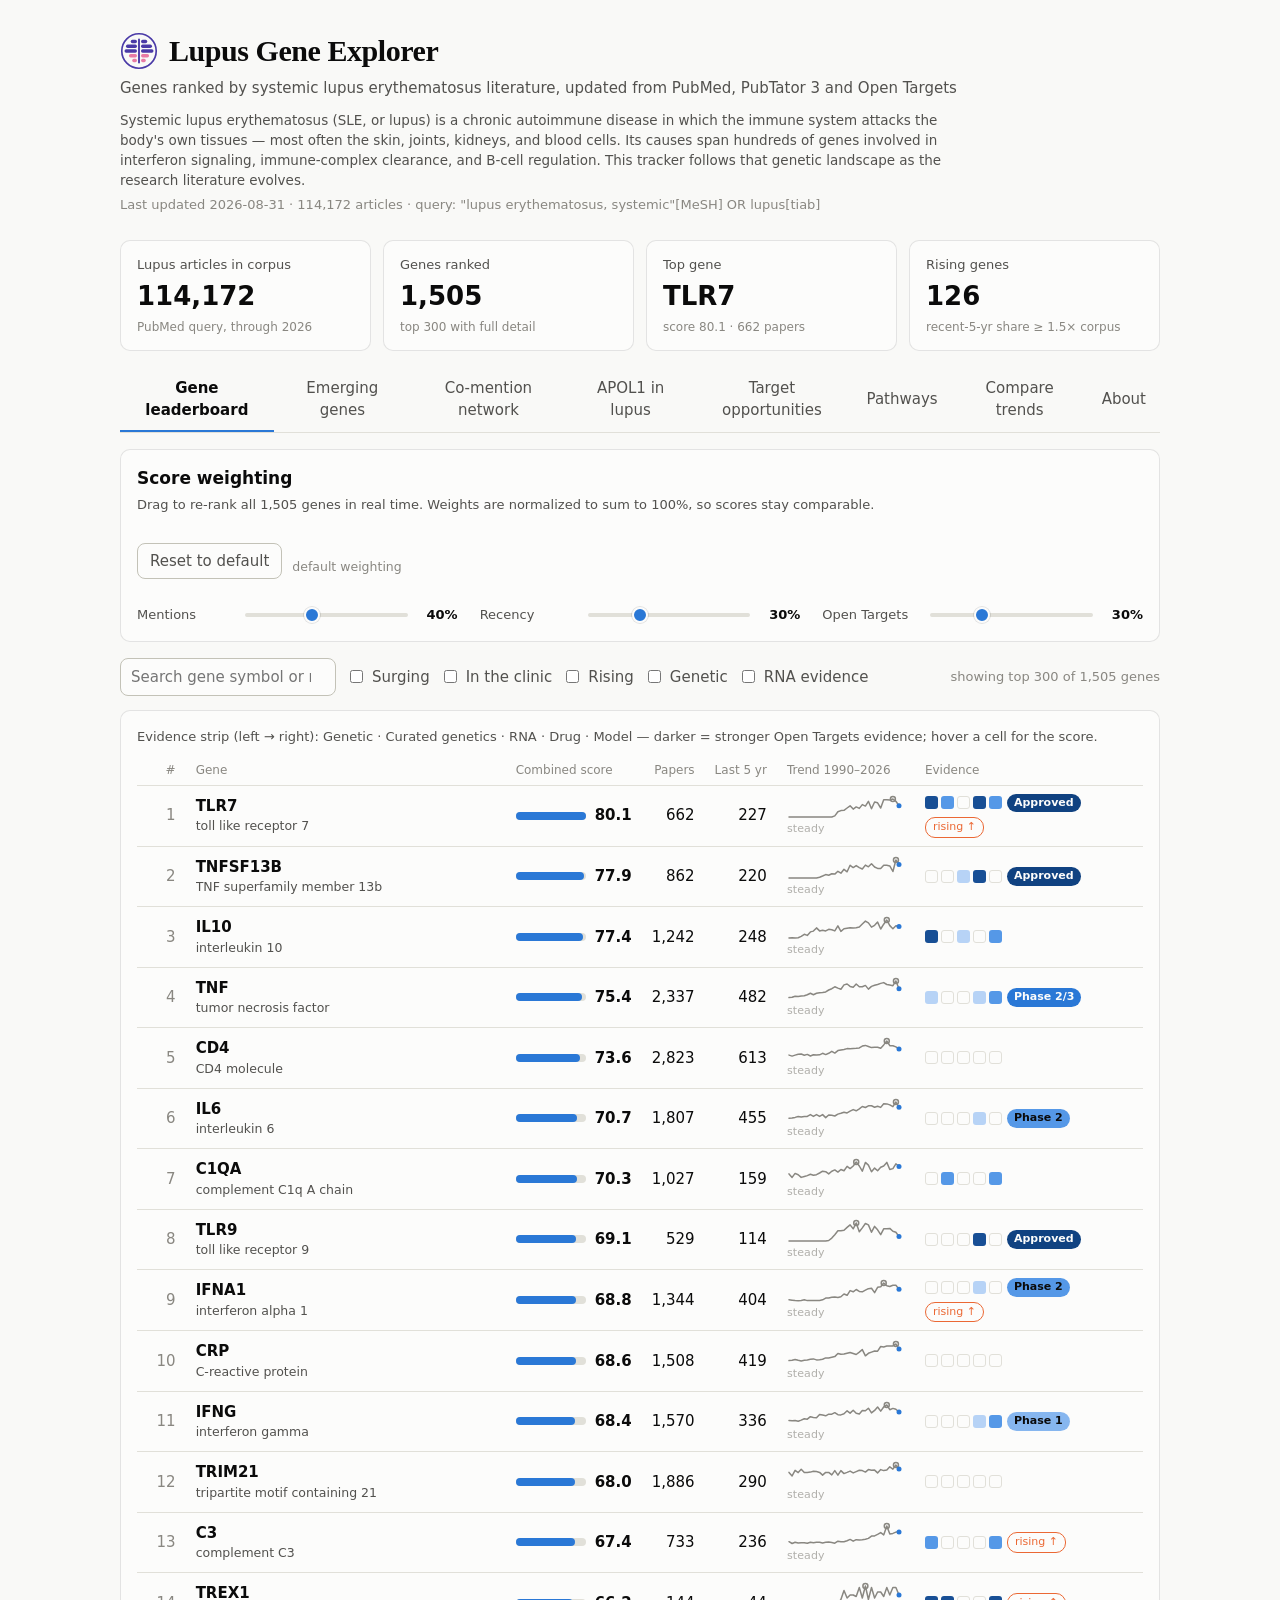
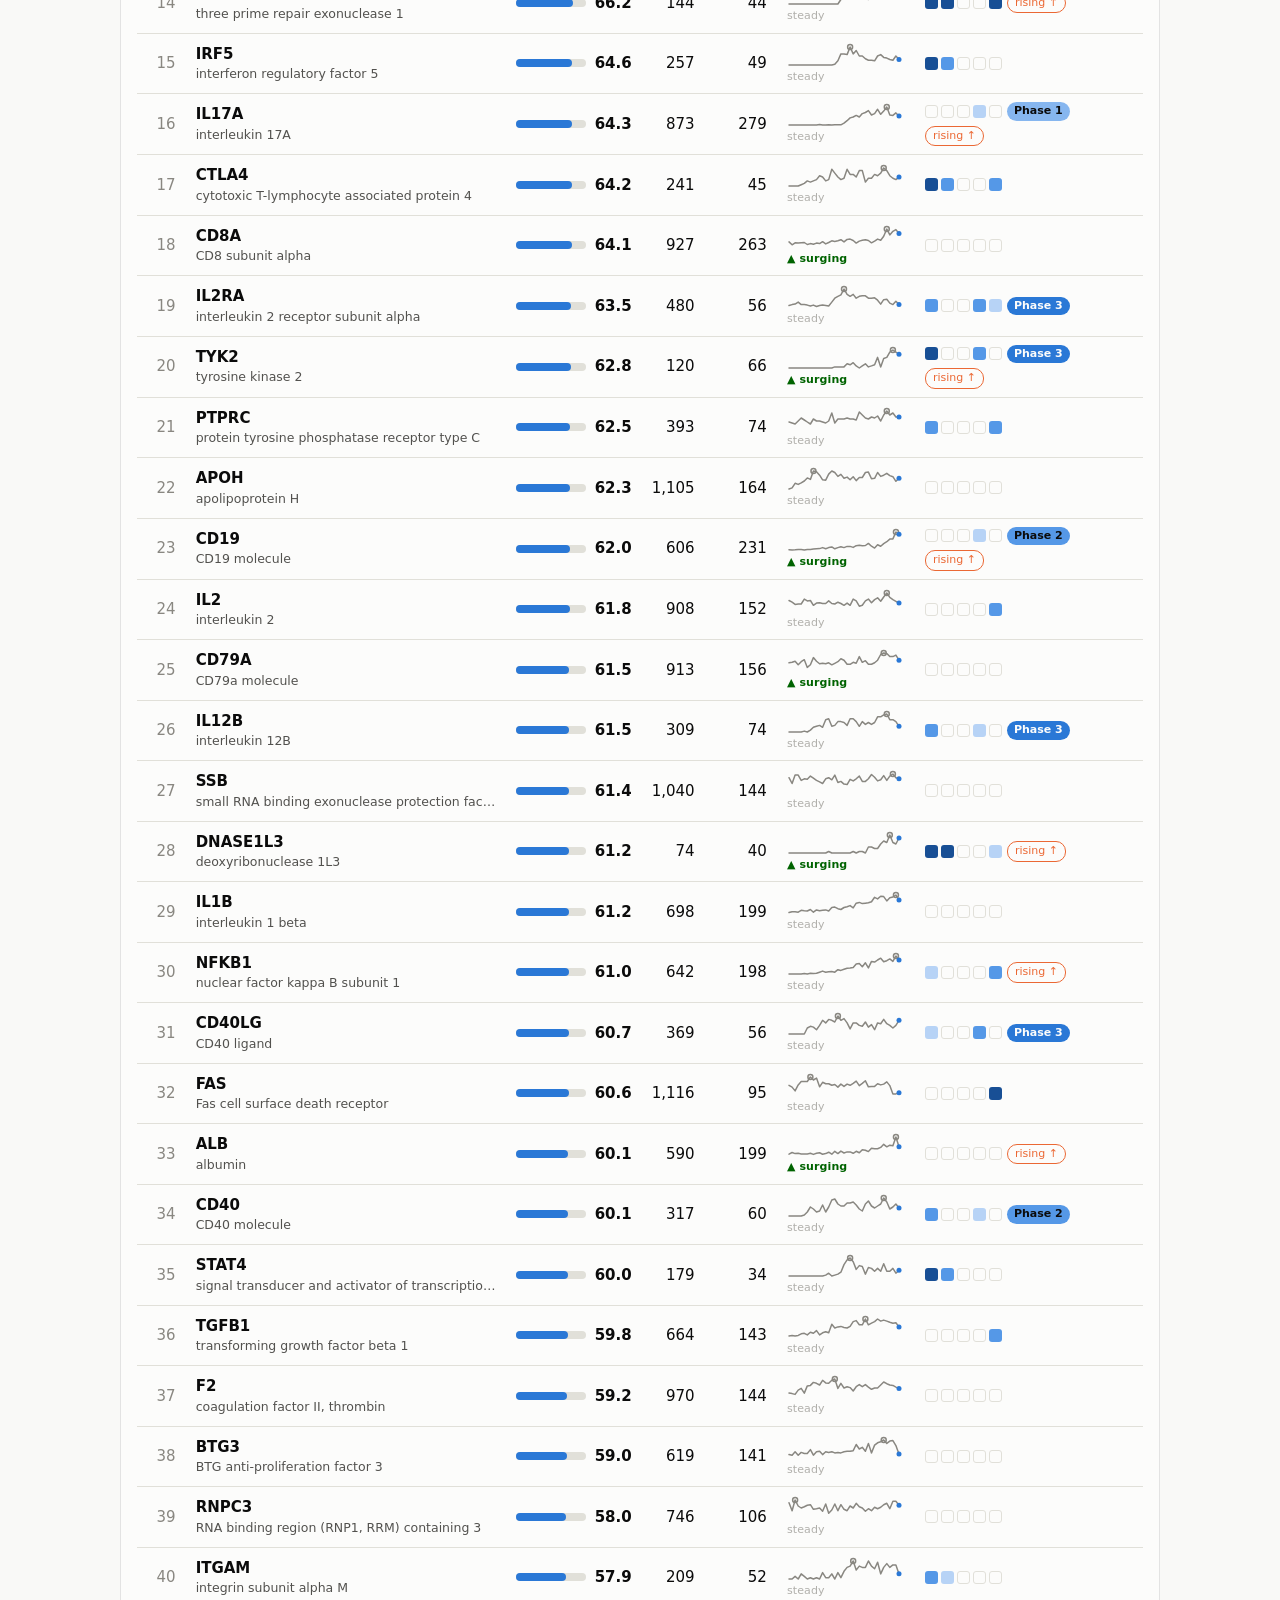
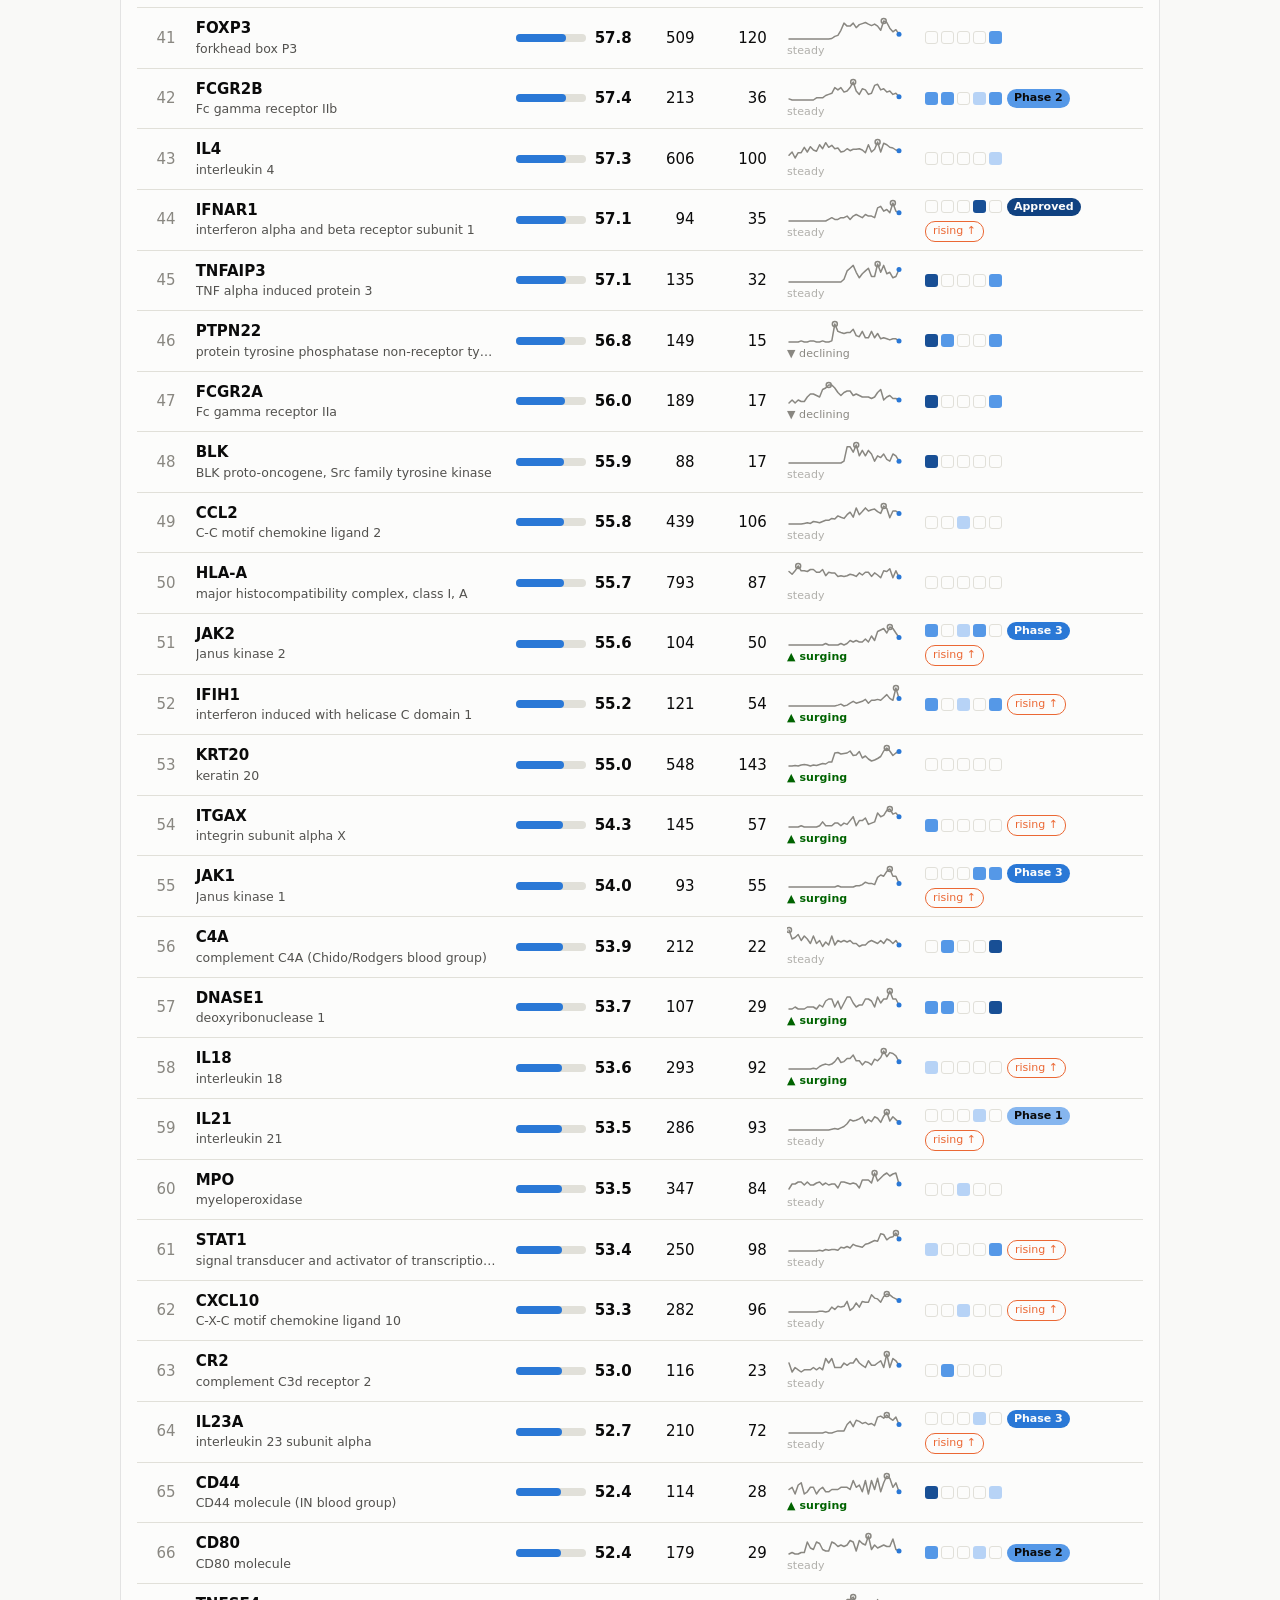
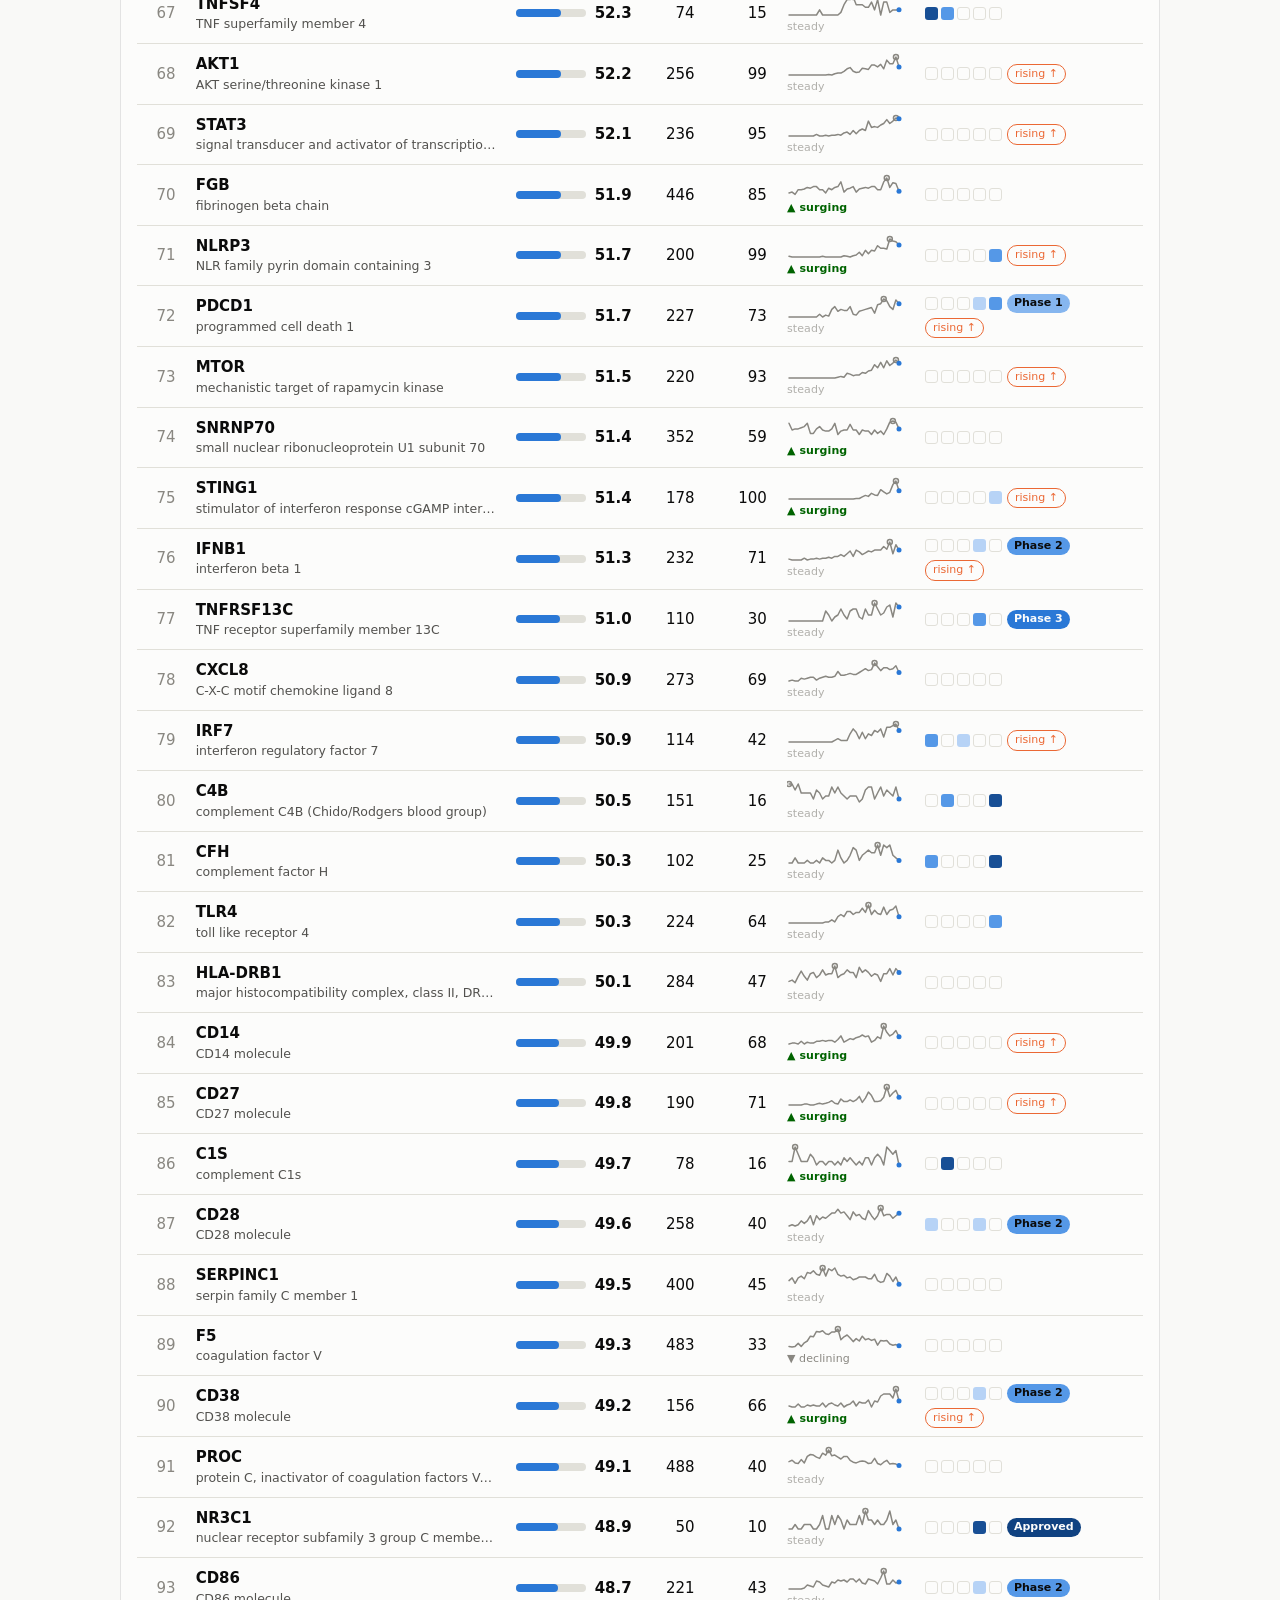
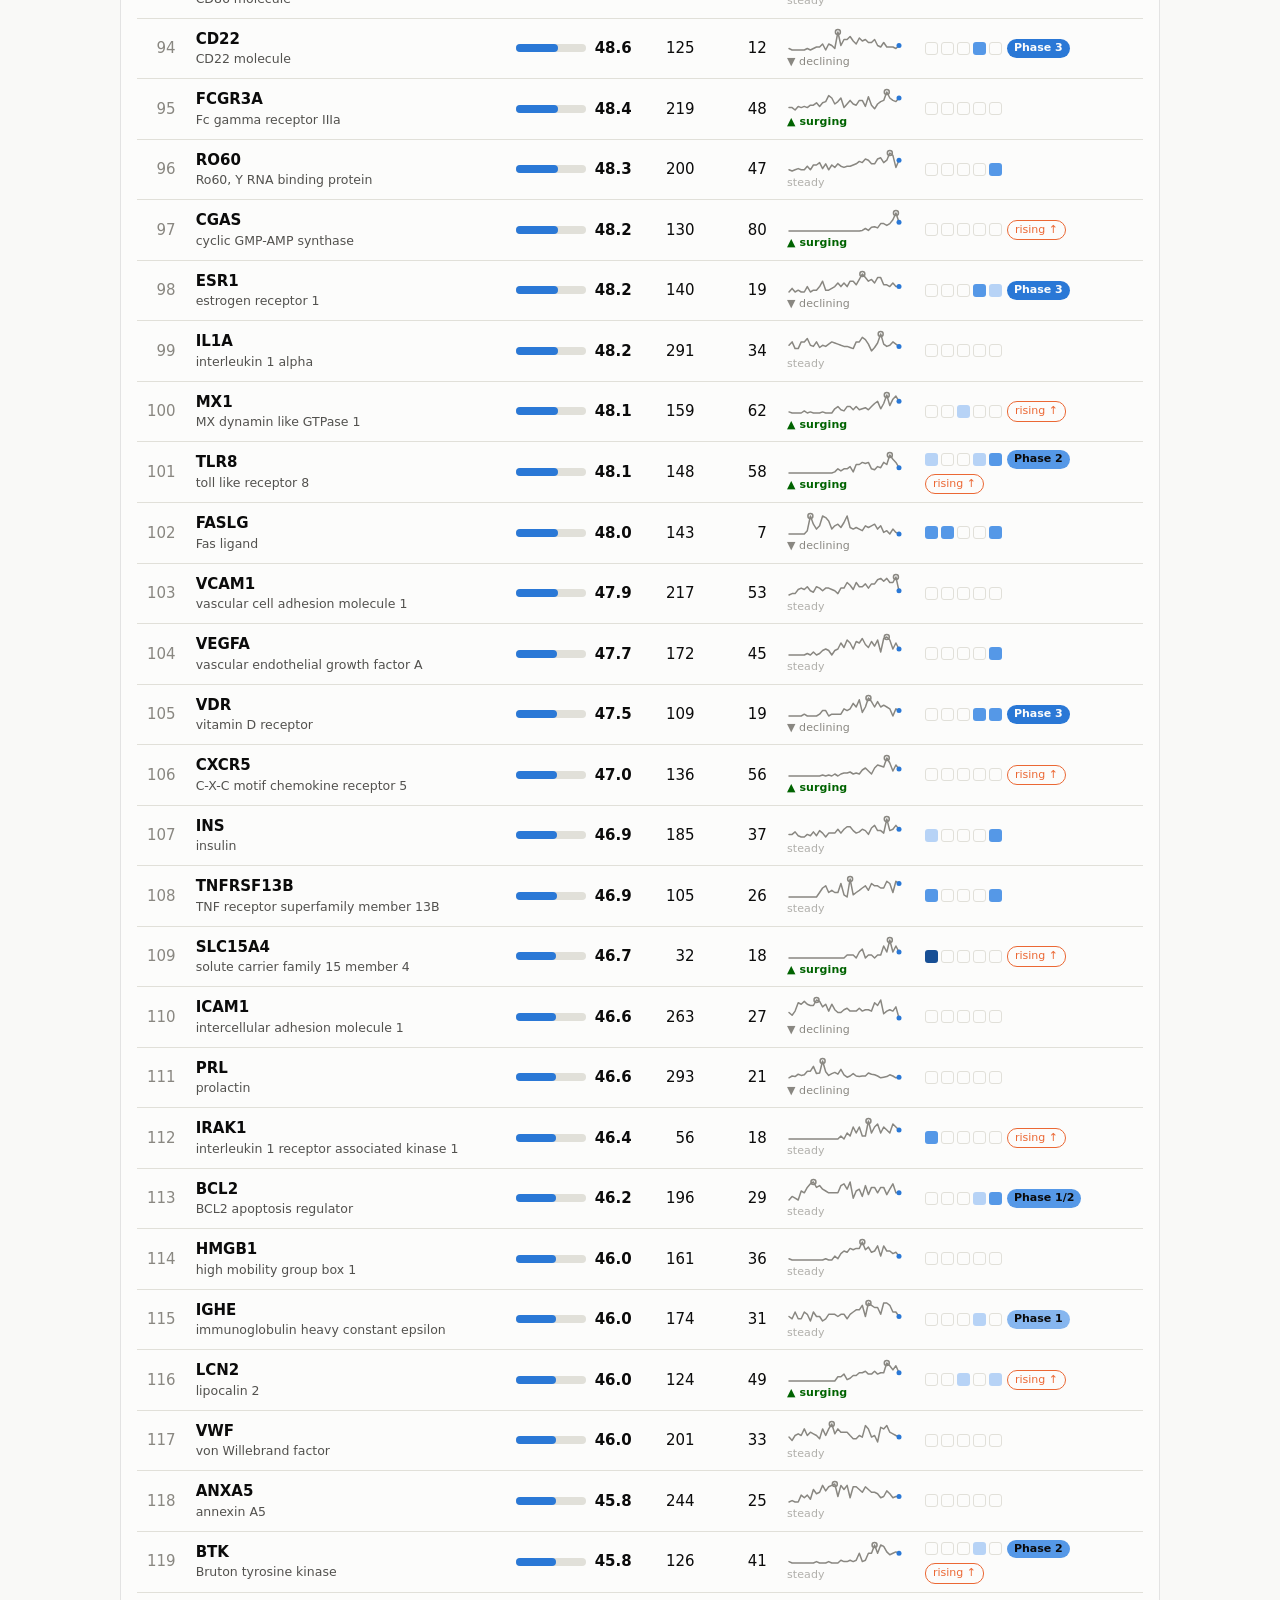
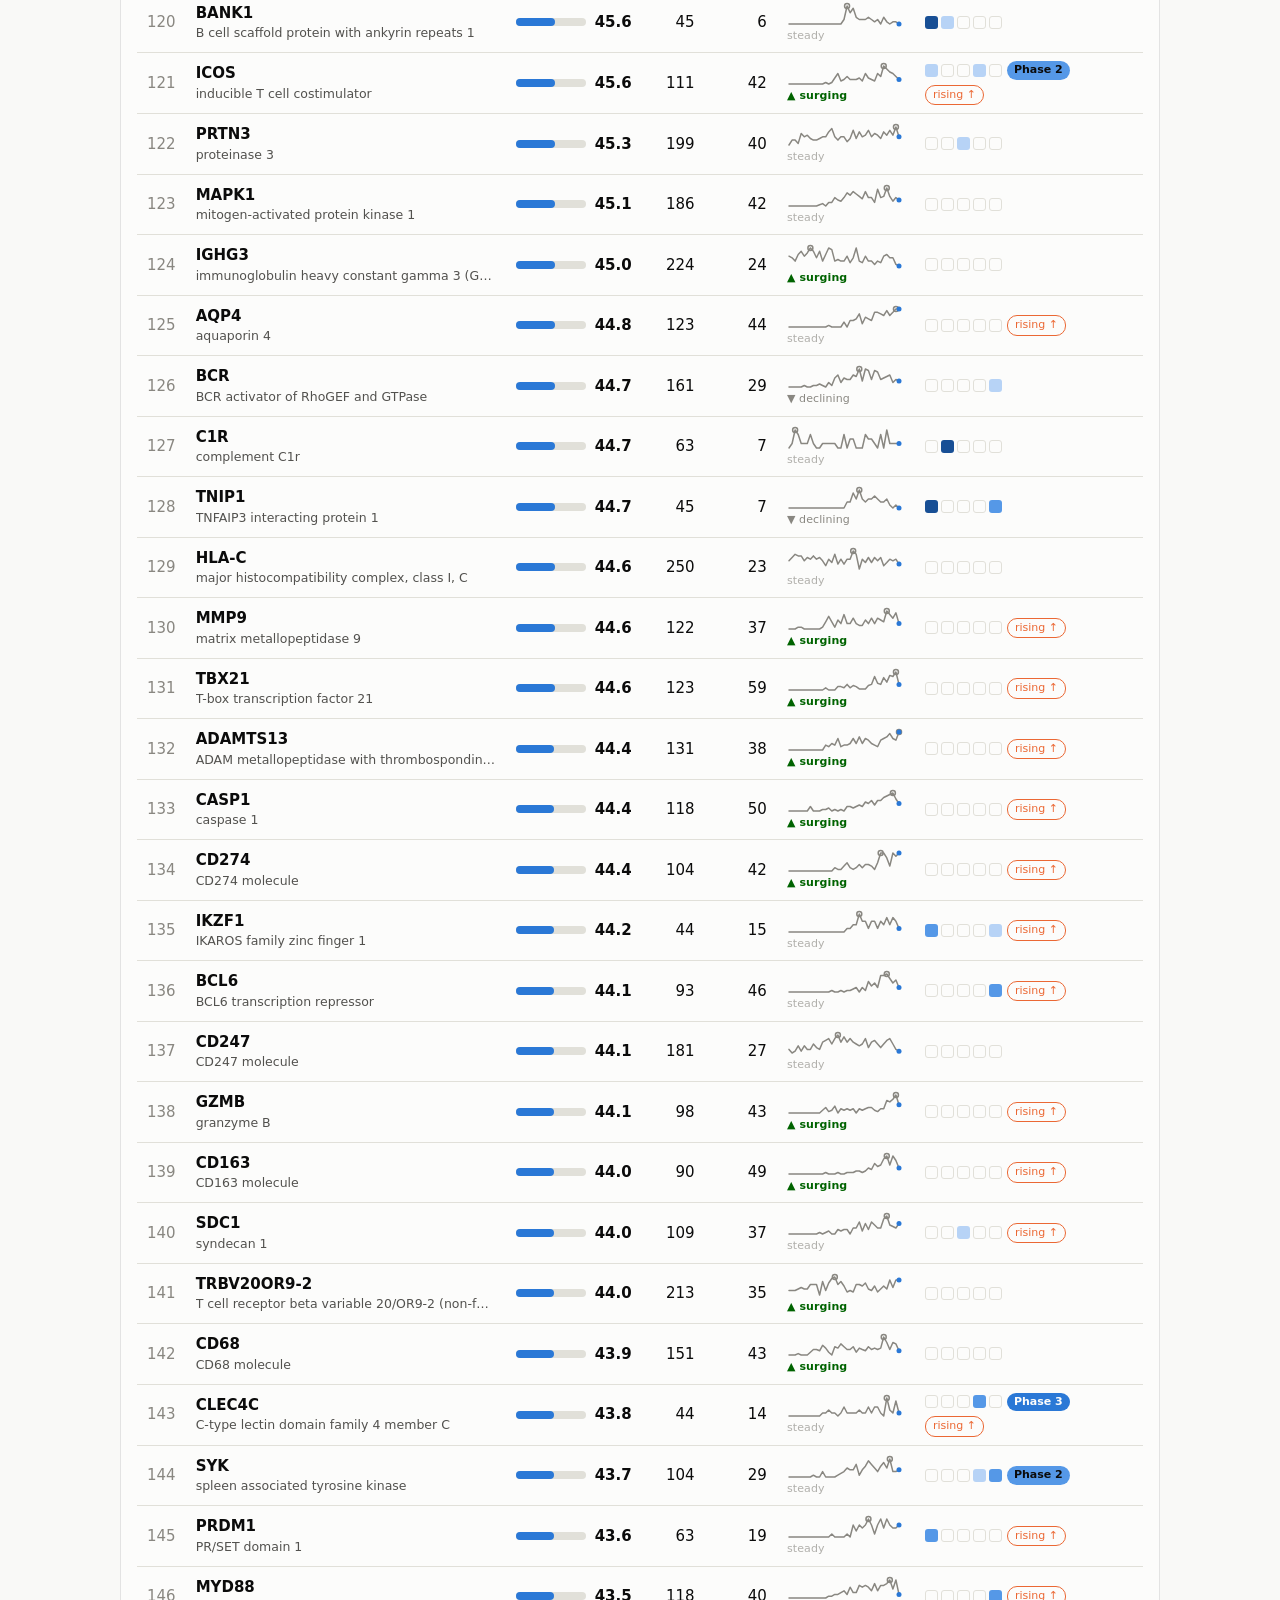
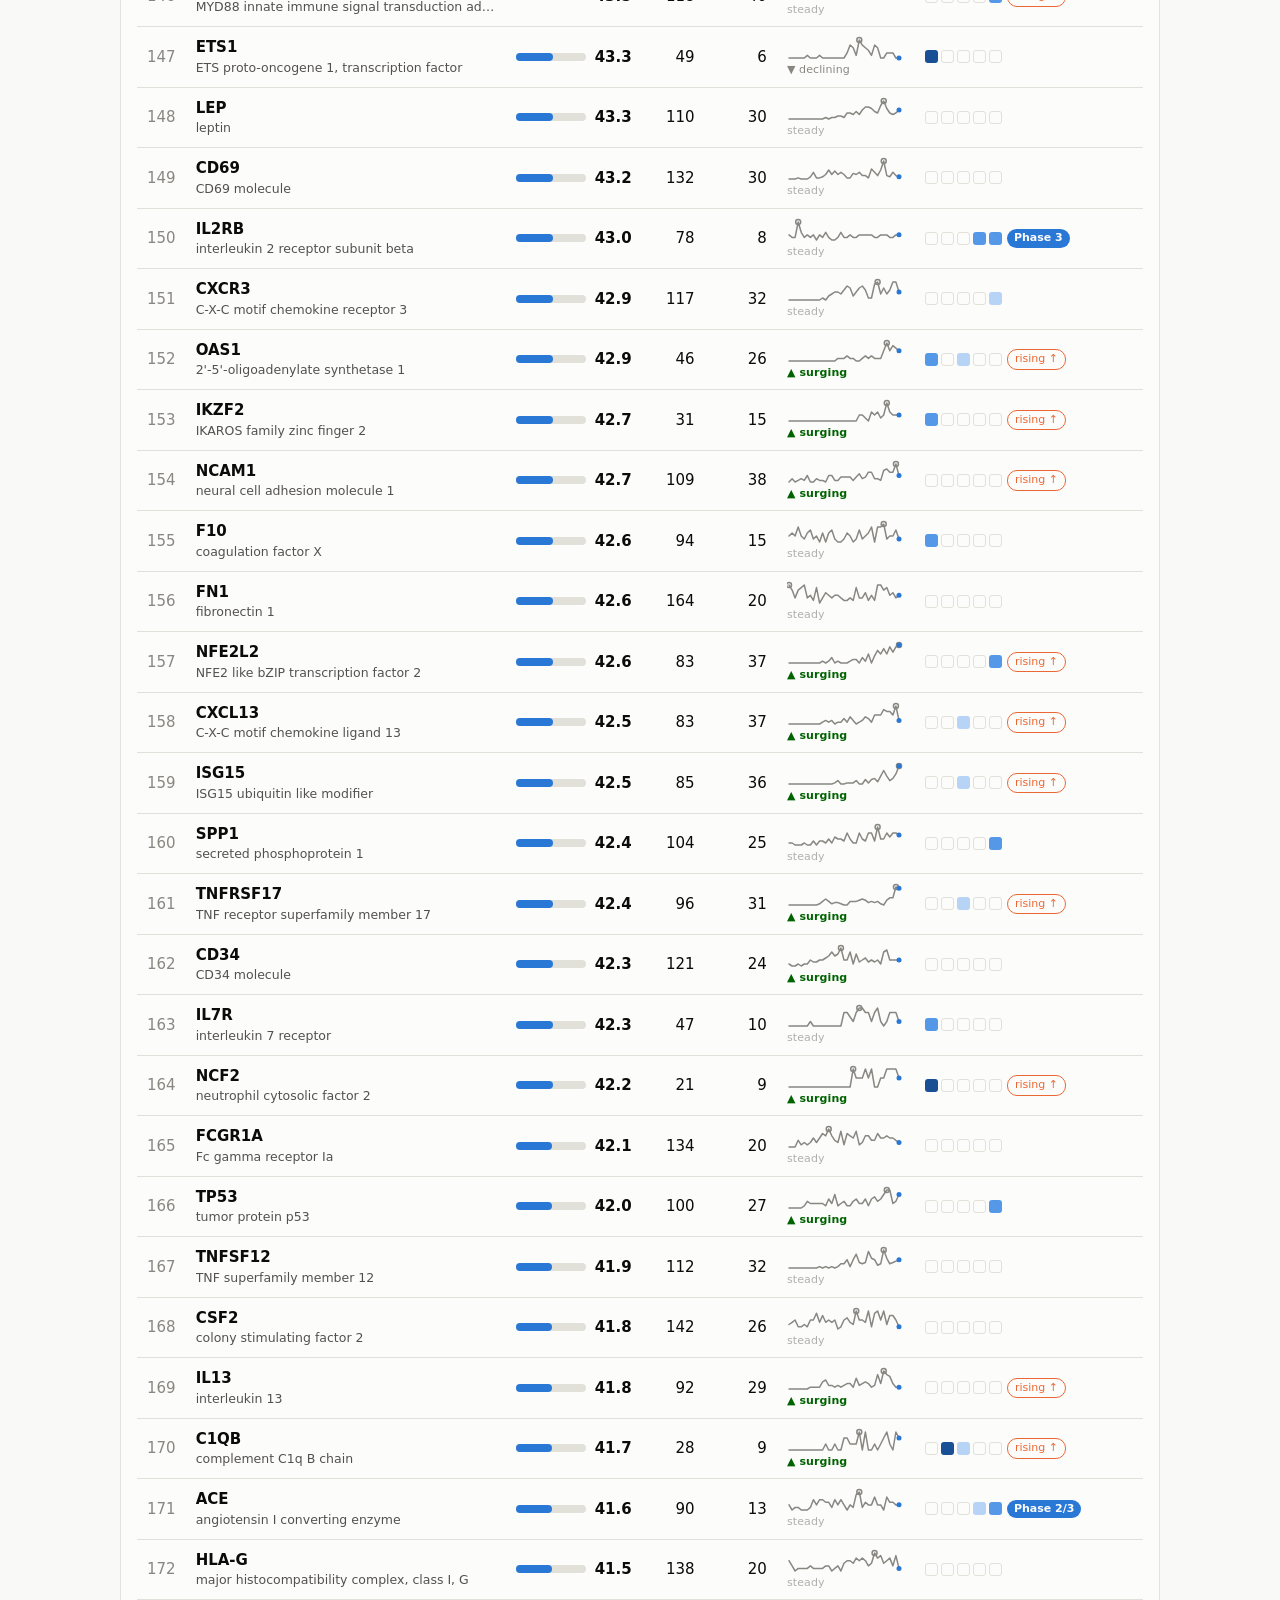
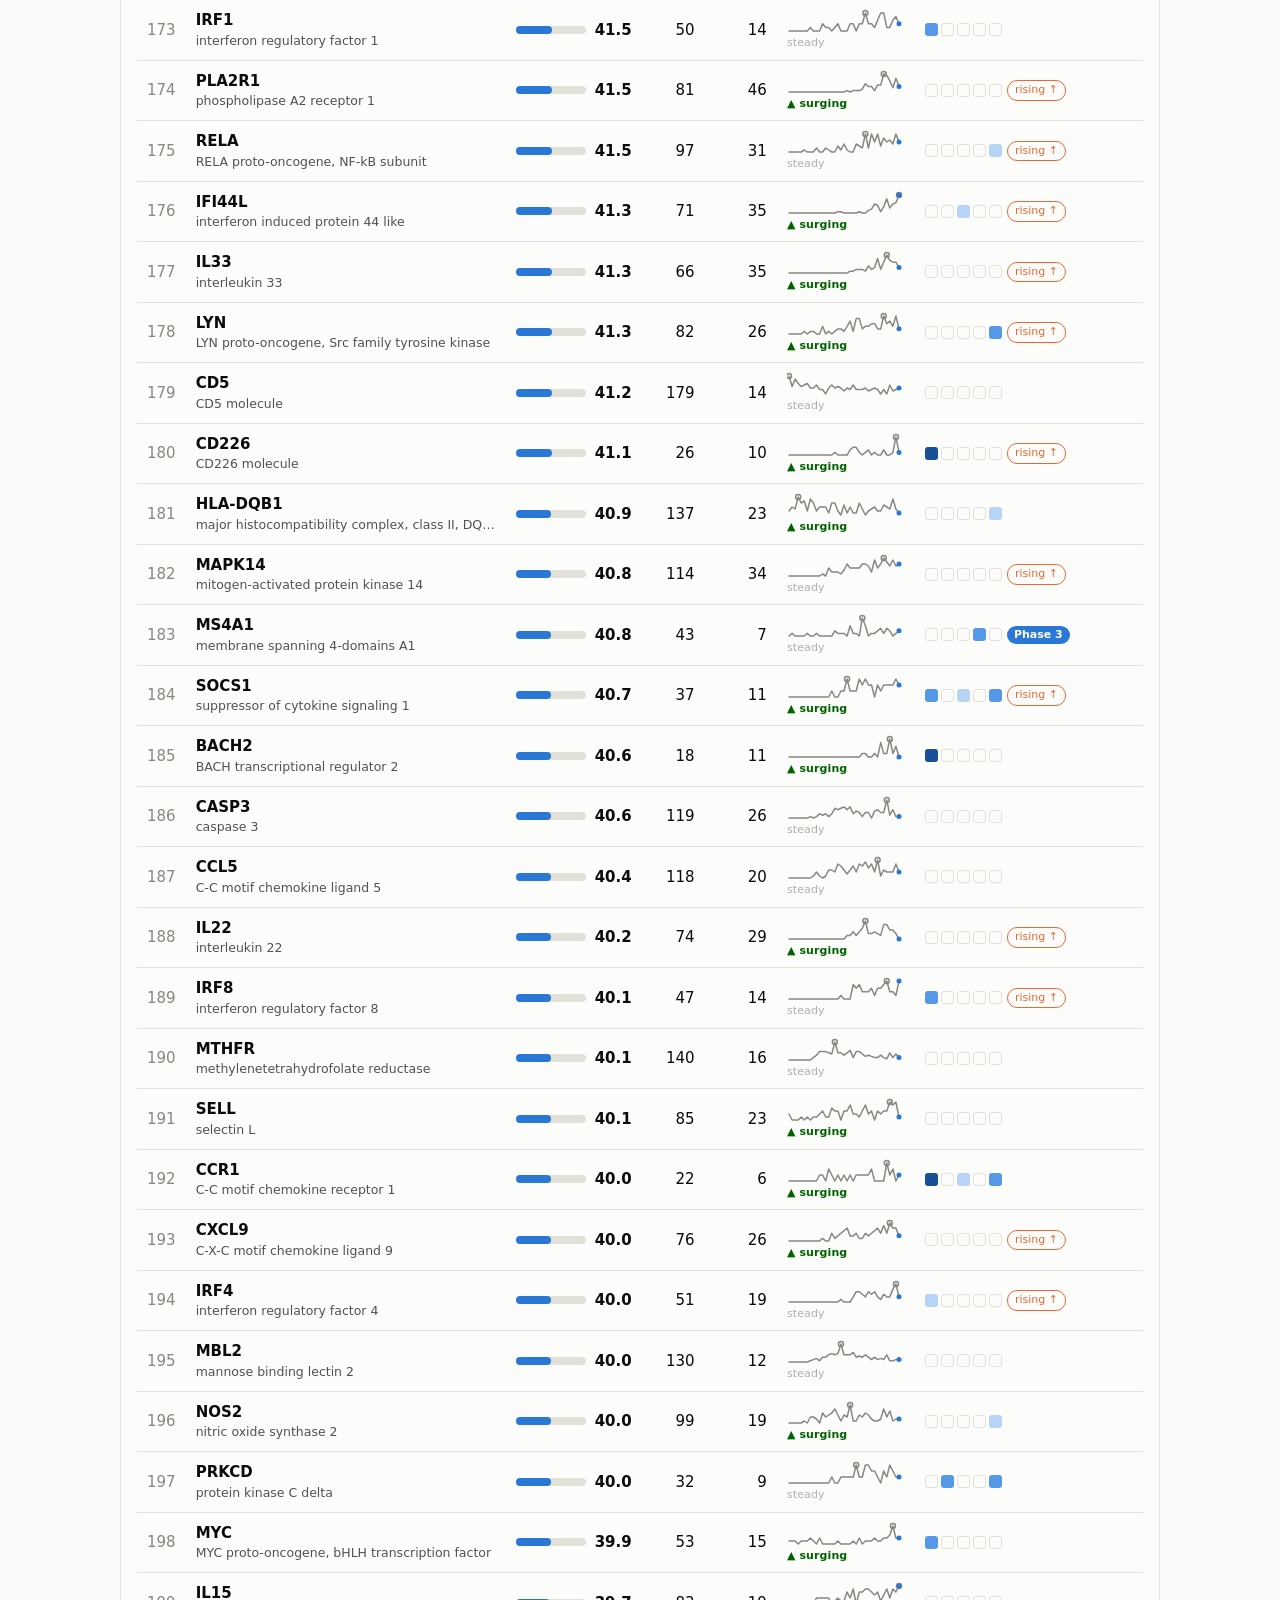
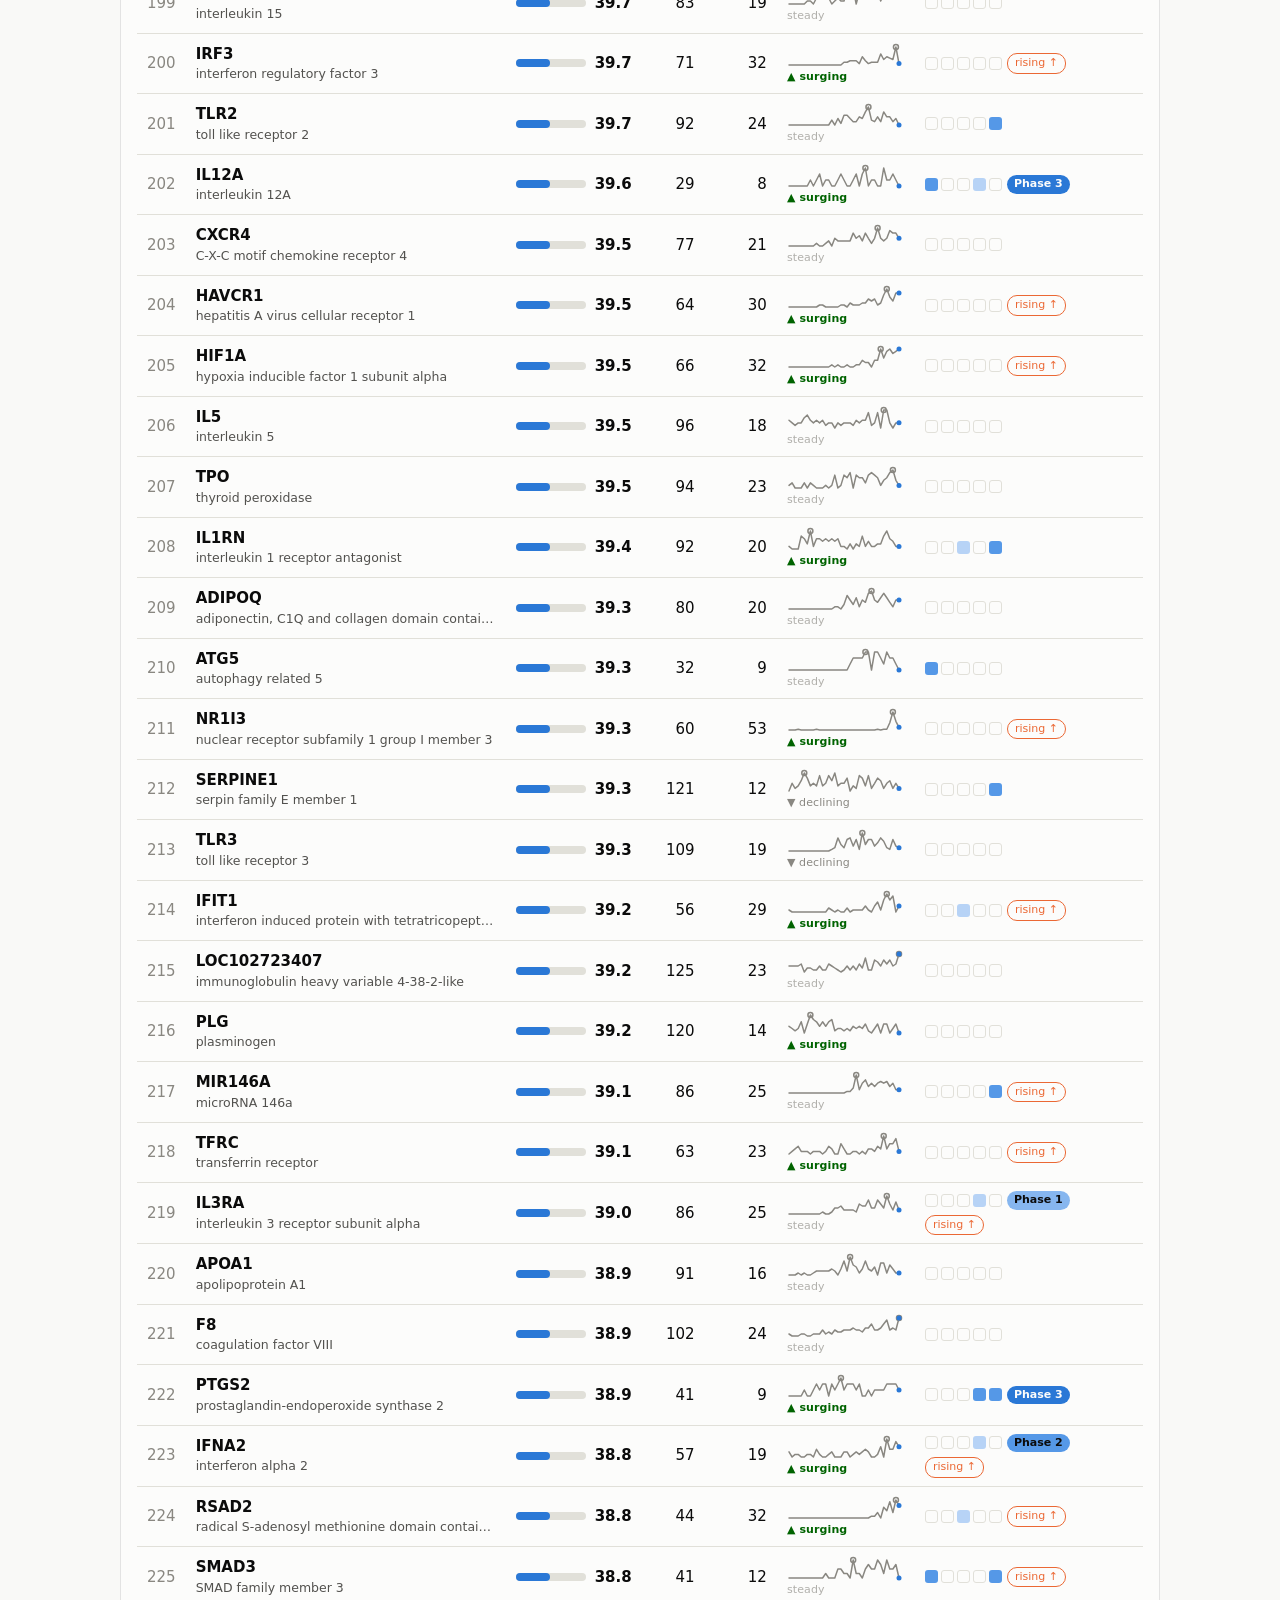
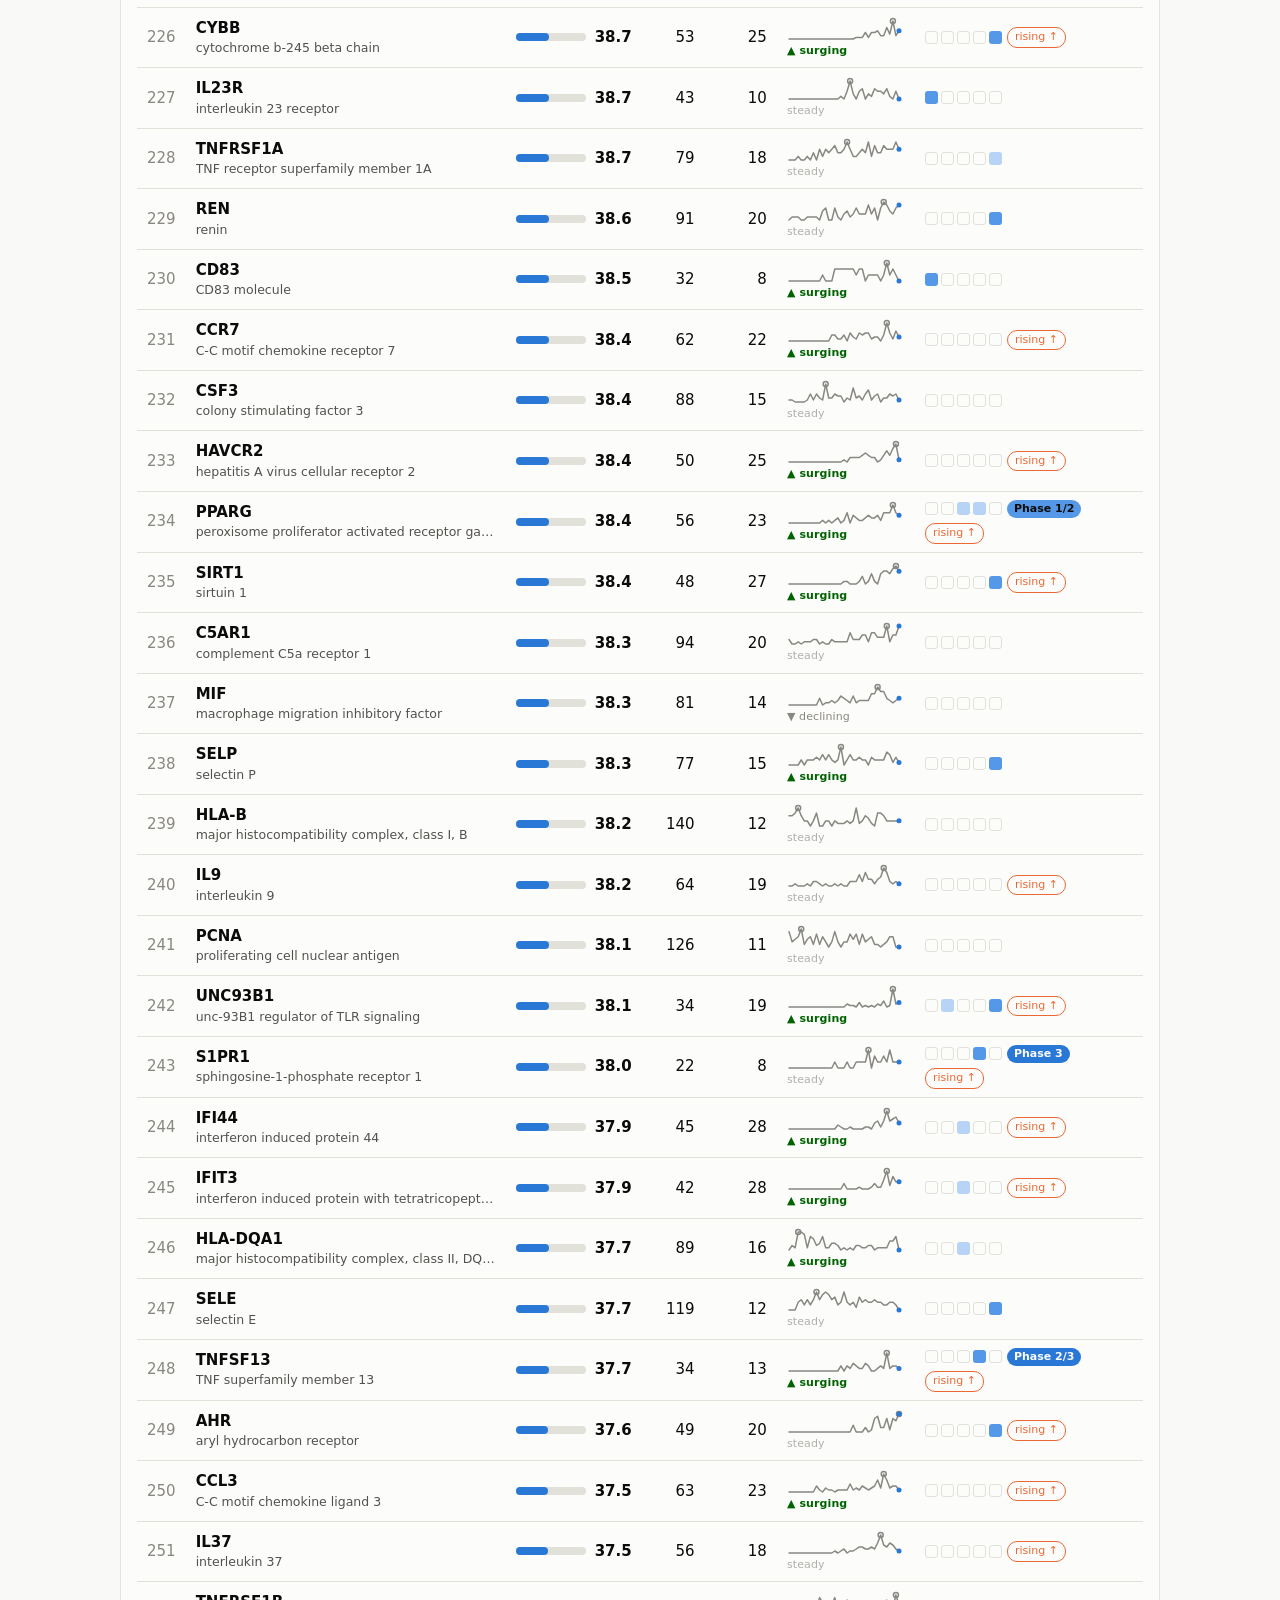
<file: index.html>
<!DOCTYPE html>
<html lang="en">
<head>
<meta charset="utf-8">
<meta name="viewport" content="width=device-width, initial-scale=1">
<title>Lupus Gene Explorer — literature-ranked genes &amp; pathways</title>
<link rel="icon" href="logo.svg" type="image/svg+xml">
<link rel="stylesheet" href="styles.css">
</head>
<body>
<header class="site-header">
  <div class="wrap">
    <h1><svg class="logo" viewBox="0 0 64 64" aria-hidden="true" focusable="false">
      <circle cx="32" cy="32" r="29" fill="none" stroke="var(--organ-joint)" stroke-width="2.8"/>
      <g fill="var(--organ-joint)">
        <rect x="30.4" y="11" width="3.2" height="42" rx="1.6"/>
        <rect x="18.1" y="13.25" width="10.5" height="5.5" rx="2.75"/>
        <rect x="35.4" y="13.25" width="10.5" height="5.5" rx="2.75"/>
        <rect x="10.1" y="21.25" width="18.5" height="5.5" rx="2.75"/>
        <rect x="35.4" y="21.25" width="18.5" height="5.5" rx="2.75"/>
        <rect x="7.6" y="29.25" width="21" height="5.5" rx="2.75"/>
        <rect x="35.4" y="29.25" width="21" height="5.5" rx="2.75"/>
      </g>
      <g fill="var(--organ-brain)">
        <rect x="15.1" y="37.25" width="13.5" height="5.5" rx="2.75"/>
        <rect x="35.4" y="37.25" width="13.5" height="5.5" rx="2.75"/>
        <rect x="20.6" y="45.25" width="8" height="5.5" rx="2.75"/>
        <rect x="35.4" y="45.25" width="8" height="5.5" rx="2.75"/>
      </g>
    </svg>Lupus Gene Explorer</h1>
    <p class="tagline">Genes ranked by systemic lupus erythematosus literature, updated from PubMed, PubTator&nbsp;3 and Open&nbsp;Targets</p>
    <p class="intro">Systemic lupus erythematosus (SLE, or lupus) is a chronic autoimmune disease in which
      the immune system attacks the body's own tissues — most often the skin, joints, kidneys, and blood
      cells. Its causes span hundreds of genes involved in interferon signaling, immune-complex clearance,
      and B-cell regulation. This tracker follows that genetic landscape as the research literature evolves.</p>
    <p class="provenance" id="provenance"></p>
  </div>
</header>

<main class="wrap">
  <section class="kpi-row" id="kpi-row" aria-label="Corpus summary"></section>

  <nav class="tabs" role="tablist" aria-label="Views">
    <button class="tab active" role="tab" data-view="genes" aria-selected="true">Gene leaderboard</button>
    <button class="tab" role="tab" data-view="emerging" aria-selected="false">Emerging genes</button>
    <button class="tab" role="tab" data-view="network" aria-selected="false">Co-mention network</button>
    <button class="tab" role="tab" data-view="apol1" aria-selected="false">APOL1 in lupus</button>
    <button class="tab" role="tab" data-view="targets" aria-selected="false">Target opportunities</button>
    <button class="tab" role="tab" data-view="pathways" aria-selected="false">Pathways</button>
    <button class="tab" role="tab" data-view="compare" aria-selected="false">Compare trends</button>
    <button class="tab" role="tab" data-view="about" aria-selected="false">About</button>
  </nav>

  <section id="view-genes" class="view" role="tabpanel"></section>
  <section id="view-emerging" class="view" role="tabpanel" hidden></section>
  <section id="view-network" class="view" role="tabpanel" hidden></section>
  <section id="view-apol1" class="view" role="tabpanel" hidden></section>
  <section id="view-targets" class="view" role="tabpanel" hidden></section>
  <section id="view-pathways" class="view" role="tabpanel" hidden></section>
  <section id="view-compare" class="view" role="tabpanel" hidden></section>
  <section id="view-about" class="view" role="tabpanel" hidden>
    <div id="about-dynamic"></div>
    <!-- Edit your bio below — this card is plain HTML, no JavaScript involved. -->
    <div class="card" id="about-compiler">
      <h2>About the compiler</h2>
      <p><strong>Ali Eastman Oku</strong> is a Computational Biologist at the New York Genome
        Center with dual Master's degrees in Computer Science and Biology. Ali specializes in
        engineering robust computational pipelines and web-based tools that translate complex
        multi-omic data into actionable insights for human disease research, and is driven by
        open science, translational genomics, and building intuitive platforms that accelerate
        target and biomarker discovery.</p>
      <p class="sub">
        <a href="https://www.linkedin.com/in/ali-eastman-oku/" rel="noopener">LinkedIn</a>
        · <a href="https://github.com/Eastmanmd" rel="noopener">GitHub</a>
        · <a href="https://github.com/Eastmanmd/LupusExplorer" rel="noopener">Project repository</a>
      </p>
      <p class="sub">This site aggregates public research data and is provided as a research
        aid only — it is not medical advice. If you have lupus or think you might,
        please talk to a rheumatologist.</p>
    </div>
  </section>
  <section id="view-detail" class="view" hidden></section>

  <div id="loading" class="loading">Loading data…</div>
</main>

<footer class="site-footer wrap">
  <p>Data: <a href="https://pubmed.ncbi.nlm.nih.gov/" rel="noopener">PubMed</a> ·
    <a href="https://www.ncbi.nlm.nih.gov/research/pubtator3/" rel="noopener">PubTator 3</a> gene annotations ·
    <a href="https://platform.opentargets.org/" rel="noopener">Open Targets Platform</a> ·
    enrichment via <a href="https://biit.cs.ut.ee/gprofiler/gost" rel="noopener">g:Profiler</a>
    (GO-BP, KEGG, Reactome).
    Combined score = 0.4·mentions + 0.3·recency + 0.3·Open&nbsp;Targets association.
    Target opportunity scores additionally use
    <a href="https://gnomad.broadinstitute.org/" rel="noopener">gnomAD</a> constraint,
    <a href="https://depmap.org/portal/" rel="noopener">DepMap</a> essentiality,
    <a href="https://www.mousephenotype.org/" rel="noopener">IMPC</a> knockout phenotypes and
    <a href="https://www.ebi.ac.uk/intact/" rel="noopener">IntAct</a> interactions, all via Open&nbsp;Targets.
    Research aid only — not medical advice.</p>
</footer>

<div id="tooltip" class="tooltip" hidden></div>
<script src="app.js"></script>
</body>
</html>
</file>
<file: styles.css>
/* ---- tokens (reference dataviz palette, light + dark) ---- */
:root {
  color-scheme: light;
  --page: #f9f9f7;
  --surface: #fcfcfb;
  --ink: #0b0b0b;
  --ink-2: #52514e;
  --muted: #898781;
  --grid: #e1e0d9;
  --baseline: #c3c2b7;
  --border: rgba(11, 11, 11, 0.10);
  --series-1: #2a78d6;   /* blue   — primary / GO:BP */
  --series-2: #eb6834;   /* orange — KEGG */
  --series-3: #1baf7a;   /* aqua   — Reactome */
  --series-4: #6b4fd8;   /* purple — 4th categorical, emerging quadrants */
  --seq-150: #b7d3f6;    /* light sequential steps for score bars */
  --seq-250: #86b6ef;
  --seq-450: #2a78d6;
  --good-text: #006300;
  --wash: rgba(42, 120, 214, 0.10);
  --heat-1: #b7d3f6;   /* sequential blue: low / mid / high */
  --heat-2: #5598e7;
  --heat-3: #184f95;
  --seq-250: #86b6ef;  /* clinical-stage ramp, light → dark = further along */
  --seq-350: #5598e7;
  --seq-650: #104281;
  --mod-1: #2a78d6;
  --mod-2: #eb6834;
  --mod-3: #1baf7a;
  --mod-4: #7c5cd6;
  --mod-5: #d1477f;
  --mod-6: #a8791a;
  --mod-7: #0f8fa8;
  --mod-8: #8a5a3c;
  --mod-9: #cc3b34;
  --mod-10: #6f9e1f;
  --mod-11: #9b3fb5;
  --organ-brain: #e87ba4;
  --organ-lung: #2a78d6;
  --organ-heart: #e34948;
  --organ-kidney: #eb6834;
  --organ-joint: #4a3aa7;
}
@media (prefers-color-scheme: dark) {
  :root:not([data-theme="light"]) {
    color-scheme: dark;
    --page: #0d0d0d;
    --surface: #1a1a19;
    --ink: #ffffff;
    --ink-2: #c3c2b7;
    --muted: #898781;
    --grid: #2c2c2a;
    --baseline: #383835;
    --border: rgba(255, 255, 255, 0.10);
    --series-1: #3987e5;
    --series-2: #d95926;
    --series-3: #199e70;
    --series-4: #9085e9;
    --seq-150: #184f95;
    --seq-250: #1c5cab;
    --seq-450: #3987e5;
    --good-text: #0ca30c;
    --wash: rgba(57, 135, 229, 0.14);
    --heat-1: #184f95;   /* dark mode: low recedes toward surface, high brightens */
    --heat-2: #256abf;
    --heat-3: #6da7ec;
    --seq-250: #1c5cab;
    --seq-350: #256abf;
    --seq-650: #9ec5f4;
    --mod-1: #4a95ea;
    --mod-2: #f0803f;
    --mod-3: #2ec48d;
    --mod-4: #9b8ff0;
    --mod-5: #e8699a;
    --mod-6: #cc9a33;
    --mod-7: #35b3cc;
    --mod-8: #b57a55;
    --mod-9: #e35a52;
    --mod-10: #8fbf3a;
    --mod-11: #b968d1;
    --organ-brain: #d55181;
    --organ-lung: #3987e5;
    --organ-heart: #e66767;
    --organ-kidney: #d95926;
    --organ-joint: #9085e9;
  }
}

* { box-sizing: border-box; }
html, body { margin: 0; padding: 0; }
body {
  background: var(--page);
  color: var(--ink);
  font: 15px/1.5 system-ui, -apple-system, "Segoe UI", sans-serif;
}
a { color: var(--series-1); text-decoration: none; }
a:hover { text-decoration: underline; }
.wrap { max-width: 1080px; margin: 0 auto; padding: 0 20px; }

.site-header { padding: 28px 0 8px; }
.site-header h1 {
  margin: 0;
  display: flex;
  align-items: center;
  gap: 11px;
  /* Wordmark only — the rest of the UI stays in the system sans. */
  font-family: "Iowan Old Style", "Palatino Linotype", Palatino, "Book Antiqua", Georgia, serif;
  font-size: 30px;
  font-weight: 600;
  letter-spacing: -0.015em;
}
.site-header .logo { width: 38px; height: 38px; flex: none; }
.tagline { margin: 4px 0 0; color: var(--ink-2); }
.intro { margin: 10px 0 0; color: var(--ink-2); font-size: 13.5px; max-width: 860px; }
.provenance { margin: 4px 0 0; color: var(--muted); font-size: 13px; }

/* ---- KPI row ---- */
.kpi-row {
  display: grid; grid-template-columns: repeat(auto-fit, minmax(180px, 1fr));
  gap: 12px; margin: 18px 0;
}
.stat-tile {
  background: var(--surface); border: 1px solid var(--border);
  border-radius: 10px; padding: 14px 16px;
}
.stat-tile .label { color: var(--ink-2); font-size: 13px; }
.stat-tile .value { font-size: 26px; font-weight: 600; margin-top: 2px; }
.stat-tile .sub { color: var(--muted); font-size: 12px; margin-top: 2px; }

/* ---- tabs ---- */
.tabs { display: flex; gap: 4px; border-bottom: 1px solid var(--grid); margin-bottom: 16px; }
.tab {
  background: none; border: none; border-bottom: 2px solid transparent;
  padding: 8px 14px; font: inherit; color: var(--ink-2); cursor: pointer;
}
.tab:hover { color: var(--ink); }
.tab.active { color: var(--ink); border-bottom-color: var(--series-1); font-weight: 600; }

/* ---- filter row ---- */
.filter-row { display: flex; flex-wrap: wrap; gap: 10px; align-items: center; margin-bottom: 14px; }
.filter-row input[type="search"], .filter-row select {
  background: var(--surface); color: var(--ink);
  border: 1px solid var(--baseline); border-radius: 8px;
  padding: 7px 10px; font: inherit; min-width: 200px;
}
.filter-row label.check { display: flex; gap: 6px; align-items: center; color: var(--ink-2); cursor: pointer; }
.filter-row .count { color: var(--muted); font-size: 13px; margin-left: auto; }

/* ---- weight sliders ---- */
.weight-card { padding-bottom: 14px; }
.weight-head { display: flex; justify-content: space-between; align-items: flex-start; gap: 16px; flex-wrap: wrap; }
.weight-head h2 { margin: 0 0 2px; }
.weight-actions { display: flex; align-items: center; gap: 10px; }
.weight-reset { margin-bottom: 0; padding: 5px 11px; font-size: 13px; }
.weight-status { font-size: 12.5px; white-space: nowrap; }
.weight-grid { display: grid; grid-template-columns: repeat(auto-fit, minmax(260px, 1fr)); gap: 8px 22px; margin-top: 12px; }
.weight-row { display: grid; grid-template-columns: 96px 1fr 42px; align-items: center; gap: 10px; }
.weight-label { font-size: 13px; color: var(--ink-2); }
.weight-val { font-size: 13px; font-variant-numeric: tabular-nums; text-align: right; color: var(--ink); font-weight: 600; }
.weight-row input[type="range"], .tw-row input[type="range"] {
  -webkit-appearance: none; appearance: none; width: 100%; height: 4px;
  background: var(--grid); border-radius: 2px; outline: none; cursor: pointer;
}
.weight-row input[type="range"]::-webkit-slider-thumb,
.tw-row input[type="range"]::-webkit-slider-thumb {
  -webkit-appearance: none; appearance: none; width: 16px; height: 16px;
  border-radius: 50%; background: var(--series-1);
  border: 2px solid var(--surface); box-shadow: 0 0 0 1px var(--border);
}
.weight-row input[type="range"]::-moz-range-thumb,
.tw-row input[type="range"]::-moz-range-thumb {
  width: 14px; height: 14px; border-radius: 50%; background: var(--series-1);
  border: 2px solid var(--surface);
}
.weight-row input[type="range"]:focus-visible,
.tw-row input[type="range"]:focus-visible { box-shadow: 0 0 0 3px var(--wash); }

.delta { font-size: 11px; font-weight: 600; margin-left: 7px; white-space: nowrap; font-variant-numeric: tabular-nums; }
.delta-up { color: var(--good-text); }
.delta-down { color: var(--muted); }
.delta-new { color: var(--series-2); }
.empty-state { text-align: center; padding: 28px 10px; color: var(--ink-2); }
.empty-state p { margin: 0 0 12px; }

/* ---- cards & tables ---- */
.card {
  background: var(--surface); border: 1px solid var(--border);
  border-radius: 10px; padding: 16px; margin-bottom: 16px;
}
.card h2 { margin: 0 0 4px; font-size: 17px; }
.card .sub { color: var(--ink-2); font-size: 13px; margin: 0 0 12px; }

table.data { width: 100%; border-collapse: collapse; }
table.data th {
  text-align: left; color: var(--muted); font-size: 12px; font-weight: 500;
  padding: 6px 10px; border-bottom: 1px solid var(--grid); white-space: nowrap;
}
table.data th.num, table.data td.num { text-align: right; font-variant-numeric: tabular-nums; }
table.data td { padding: 8px 10px; border-bottom: 1px solid var(--grid); vertical-align: middle; }
table.data tr:last-child td { border-bottom: none; }
tr.gene-row { cursor: pointer; }
tr.gene-row:hover td, tr.gene-row:focus-within td { background: var(--wash); }
.gene-symbol { font-weight: 600; }
.gene-symbol button {
  all: unset; font-weight: 600; color: var(--series-1); cursor: pointer;
}
.gene-symbol button:hover { text-decoration: underline; }
.gene-name { color: var(--ink-2); font-size: 12.5px; max-width: 300px;
  overflow: hidden; text-overflow: ellipsis; white-space: nowrap; }

.score-cell { display: flex; align-items: center; gap: 8px; }
.score-cell .bar-track { flex: 1; min-width: 70px; height: 8px; border-radius: 4px; background: var(--grid); }
.score-cell .bar-fill { height: 8px; border-radius: 4px; background: var(--series-1); }
.score-cell .val { font-variant-numeric: tabular-nums; font-weight: 600; min-width: 38px; text-align: right; }

/* ---- literature velocity ---- */
.trend-cell { display: flex; flex-direction: column; gap: 1px; }
.trend-cell .spark-gap { height: 26px; display: flex; align-items: center; }
.trend-tag { font-size: 11px; letter-spacing: 0.01em; cursor: default; }
.trend-surging { color: var(--good-text); font-weight: 600; }
.trend-declining { color: var(--muted); }
.trend-steady { color: var(--muted); opacity: 0.65; }

/* ---- clinical stage badges (sequential: darker = further along) ---- */
/* Text colour is pinned per step so it always contrasts with its own fill —
   the ramp inverts in dark mode, so the pairings flip with it. */
/* Paired .badge.stage-* so these beat the base .badge colour regardless of
   source order; the ramp inverts in dark mode, so the ink flips with it. */
.badge.drug-badge { border: none; font-weight: 600; }
.badge.stage-approved { background: var(--seq-650); color: #fcfcfb; }
.badge.stage-3 { background: var(--seq-450); color: #fcfcfb; }
.badge.stage-2 { background: var(--seq-350); color: #0b0b0b; }
.badge.stage-1 { background: var(--seq-250); color: #0b0b0b; }
@media (prefers-color-scheme: dark) {
  :root:not([data-theme="light"]) .badge.stage-approved { color: #0b0b0b; }
  :root:not([data-theme="light"]) .badge.stage-3 { color: #ffffff; }
  :root:not([data-theme="light"]) .badge.stage-2 { color: #ffffff; }
  :root:not([data-theme="light"]) .badge.stage-1 { color: #ffffff; }
}

.evidence-cell-wrap { display: flex; flex-wrap: wrap; align-items: center; gap: 5px; }
.evidence-cell-wrap .badge { margin-right: 0; }
.evidence-strip { display: inline-flex; gap: 3px; vertical-align: middle; }
.evidence-cell {
  width: 13px; height: 13px; border-radius: 3px;
  border: 1px solid var(--grid); background: none;
}
.evidence-cell.h1 { background: var(--heat-1); border-color: transparent; }
.evidence-cell.h2 { background: var(--heat-2); border-color: transparent; }
.evidence-cell.h3 { background: var(--heat-3); border-color: transparent; }
.evidence-sources { color: var(--muted); font-size: 12px; margin: -2px 0 8px 160px; }
@media (max-width: 640px) { .evidence-sources { margin-left: 120px; } }

.badge {
  display: inline-block; font-size: 11px; padding: 1px 7px; border-radius: 10px;
  border: 1px solid var(--baseline); color: var(--ink-2); margin-right: 4px; white-space: nowrap;
}
.badge.genetic { border-color: var(--series-1); color: var(--series-1); }
.badge.rising { border-color: var(--series-2); color: var(--series-2); }

/* ---- charts ---- */
.chart-box { position: relative; }
.chart-box svg { display: block; width: 100%; height: auto; }
.axis-label, .tick-label { fill: var(--muted); font-size: 11px; }
.direct-label { fill: var(--ink-2); font-size: 11.5px; }
.gridline { stroke: var(--grid); stroke-width: 1; }
.baseline-rule { stroke: var(--baseline); stroke-width: 1; }
.crosshair { stroke: var(--baseline); stroke-width: 1; }
/* The calendar year still in progress: shaded, with the series drawn dashed
   across it, so a partial count is never read as a fall in interest. */
.partial-band { fill: var(--grid); opacity: 0.4; }
.partial-note { fill: var(--muted); font-size: 10px; }
.hover-dot { pointer-events: none; }

.tooltip {
  position: fixed; z-index: 50; pointer-events: none;
  background: var(--surface); border: 1px solid var(--border); border-radius: 8px;
  box-shadow: 0 4px 14px rgba(0, 0, 0, 0.12);
  padding: 8px 10px; font-size: 12.5px; max-width: 300px;
}
.tooltip .tt-title { color: var(--muted); margin-bottom: 3px; }
.tooltip .tt-row { display: flex; align-items: center; gap: 6px; }
.tooltip .tt-key { width: 12px; height: 0; border-top: 2px solid; border-radius: 1px; }
.tooltip .tt-val { font-weight: 600; font-variant-numeric: tabular-nums; }
.tooltip .tt-label { color: var(--ink-2); }

.legend { display: flex; flex-wrap: wrap; gap: 14px; margin: 6px 0 2px; font-size: 12.5px; color: var(--ink-2); }
.legend .key { display: inline-block; width: 14px; height: 0; border-top: 2px solid; border-radius: 1px; vertical-align: middle; margin-right: 5px; }
.legend .swatch { display: inline-block; width: 10px; height: 10px; border-radius: 2px; vertical-align: -1px; margin-right: 5px; }

/* ---- gene detail ---- */
.detail-head { display: flex; align-items: baseline; gap: 12px; flex-wrap: wrap; margin-bottom: 4px; }
.detail-head h2 { margin: 0; font-size: 24px; }
.back-btn {
  background: var(--surface); border: 1px solid var(--baseline); border-radius: 8px;
  color: var(--ink-2); padding: 6px 12px; font: inherit; cursor: pointer; margin-bottom: 14px;
}
.back-btn:hover { color: var(--ink); }
.breakdown-row { display: grid; grid-template-columns: 150px 1fr 60px; gap: 10px; align-items: center; margin: 7px 0; font-size: 13.5px; }
.breakdown-row .track { height: 10px; border-radius: 5px; background: var(--grid); }
.breakdown-row .fill { height: 10px; border-radius: 5px; }
.breakdown-row .num { text-align: right; font-variant-numeric: tabular-nums; color: var(--ink-2); }
.chip {
  display: inline-block; margin: 3px 4px 3px 0; padding: 3px 10px; font-size: 12.5px;
  border: 1px solid var(--baseline); border-radius: 12px; color: var(--ink-2); background: none; cursor: pointer;
}
.chip:hover { background: var(--wash); color: var(--ink); }
.chip .src { color: var(--muted); font-size: 11px; margin-left: 4px; }

/* ---- pathways ---- */
.pathway-bar-row { display: grid; grid-template-columns: minmax(180px, 320px) 1fr 70px; gap: 10px; align-items: center; margin: 4px 0; font-size: 13px; cursor: pointer; border-radius: 6px; padding: 3px 6px; }
.pathway-bar-row:hover { background: var(--wash); }
.pathway-bar-row .term { overflow: hidden; text-overflow: ellipsis; white-space: nowrap; }
.pathway-bar-row .track { height: 12px; background: none; }
.pathway-bar-row .fill { height: 12px; border-radius: 0 4px 4px 0; }
.pathway-bar-row .num { text-align: right; color: var(--ink-2); font-variant-numeric: tabular-nums; font-size: 12px; }
.pathway-members { padding: 4px 6px 10px; }

/* ---- compare ---- */
.compare-picker { display: flex; flex-wrap: wrap; gap: 8px; align-items: center; margin-bottom: 10px; }
.selected-gene {
  display: inline-flex; align-items: center; gap: 6px; padding: 4px 10px;
  border-radius: 12px; border: 1px solid var(--baseline); font-size: 13px;
}
.selected-gene .dot { width: 10px; height: 10px; border-radius: 50%; }
.selected-gene button { all: unset; cursor: pointer; color: var(--muted); font-size: 15px; line-height: 1; }
.selected-gene button:hover { color: var(--ink); }
.table-toggle { background: none; border: none; color: var(--series-1); font: inherit; font-size: 13px; cursor: pointer; padding: 0; }
.table-toggle:hover { text-decoration: underline; }

/* ---- about ---- */
.callout-line { stroke: var(--baseline); stroke-width: 1; }
.callout-title { fill: var(--ink); font-size: 13px; font-weight: 600; }
.callout-sub { fill: var(--ink-2); font-size: 11.5px; }
.donut-center { fill: var(--ink); font-size: 22px; font-weight: 600; }
.about-h3 { font-size: 14px; margin: 18px 0 6px; }
.about-grid { display: grid; grid-template-columns: 1.4fr 1fr; gap: 24px; align-items: start; }
.donut-box { max-width: 280px; }
.legend-stack { flex-direction: column; gap: 4px; }
@media (max-width: 720px) { .about-grid { grid-template-columns: 1fr; } }

.loading { text-align: center; color: var(--muted); padding: 60px 0; }
.site-footer { color: var(--muted); font-size: 12.5px; padding: 24px 20px 40px; }
.muted { color: var(--muted); }
.sr-only { position: absolute; width: 1px; height: 1px; overflow: hidden; clip: rect(0 0 0 0); }


/* ---- target opportunity tab ---- */
/* Pillar sliders carry a sentence of explanation each, so they stack rather
   than sharing the leaderboard's single-line label / slider / value grid. */
.tw-row { display: flex; flex-direction: column; gap: 6px; padding: 4px 0 10px; }
.tw-row-head { display: flex; align-items: baseline; justify-content: space-between; gap: 10px; }
.tw-help { margin: 0; font-size: 12px; color: var(--muted); line-height: 1.45; }

.intro-card p { margin: 0 0 10px; }
.intro-card p:last-child { margin-bottom: 0; }
.intro-card .sub { margin-bottom: 10px; }

/* Compact four-pillar strip in the ranked table: one column per pillar,
   height encodes the score. */
.pillar-strip { display: inline-flex; gap: 4px; align-items: flex-end; height: 26px; }
.pillar-cell {
  width: 13px; height: 100%; background: var(--grid); border-radius: 2px;
  display: flex; align-items: flex-end; overflow: hidden; cursor: default;
}
.pillar-fill { width: 100%; border-radius: 2px; }

.flag-row { display: flex; flex-wrap: wrap; gap: 4px; margin-top: 4px; }
.badge.flag { font-size: 11px; cursor: default; }
.badge.flag-repurposing { border-color: var(--series-3); color: var(--series-3); }
.badge.flag-whitespace { border-color: var(--series-1); color: var(--series-1); }
.badge.flag-safety { border-color: var(--organ-heart); color: var(--organ-heart); }
.badge.flag-approved { border-color: var(--muted); color: var(--muted); }
/* One line, truncated — the full "drug — stage in indication" is on the
   title attribute. Without this the column wraps to three lines and shoves
   the rest of the table off the page. */
/* This table carries two more columns than the leaderboard, so the gene-name
   column gets a tighter cap to keep the row inside the page. */
#view-targets .gene-name { max-width: 200px; }
.xind {
  font-size: 12.5px; display: block; max-width: 150px;
  overflow: hidden; text-overflow: ellipsis; white-space: nowrap;
}

.pillar-card { padding-bottom: 6px; }
.pillar-head { display: flex; align-items: baseline; justify-content: space-between; gap: 12px; }
.pillar-score { display: flex; align-items: baseline; gap: 8px; font-size: 13px; }
.pillar-value { font-size: 22px; font-weight: 600; font-variant-numeric: tabular-nums; }
.pillar-bar { height: 6px; border-radius: 3px; background: var(--grid); margin: 8px 0 14px; }
.pillar-bar .fill { height: 6px; border-radius: 3px; }

.criterion { padding: 10px 0; border-top: 1px solid var(--border); }
.criterion:first-of-type { border-top: none; }
.criterion .breakdown-row { margin: 0 0 5px; }
.criterion-label { display: flex; align-items: baseline; gap: 6px; }
.criterion-weight { color: var(--muted); font-size: 11.5px; font-variant-numeric: tabular-nums; }
.criterion-detail { font-size: 13px; color: var(--ink); margin: 0 0 3px; }
.criterion-meta {
  display: flex; gap: 12px; justify-content: space-between; align-items: baseline;
  font-size: 12px; color: var(--muted);
}
.criterion-source { white-space: nowrap; font-variant-numeric: tabular-nums; }

.pillar-summary { margin: 10px 0 4px; }
.pillar-summary-row { display: grid; grid-template-columns: 150px 1fr 60px; gap: 10px; align-items: center; margin: 7px 0; font-size: 13.5px; }
.pillar-summary-row .track { height: 10px; border-radius: 5px; background: var(--grid); }
.pillar-summary-row .fill { height: 10px; border-radius: 5px; }
.pillar-summary-row .num { text-align: right; font-variant-numeric: tabular-nums; color: var(--ink-2); }

.gate-note {
  margin: 12px 0 0; padding: 9px 11px; border-radius: 6px; font-size: 12.5px;
  background: var(--wash); color: var(--ink-2); border-left: 3px solid var(--series-2);
}
.gate-note.gate-clear { border-left-color: var(--series-3); }

.context-grid { display: grid; grid-template-columns: repeat(auto-fit, minmax(220px, 1fr)); gap: 14px; }
.context-grid .label { color: var(--muted); font-size: 12px; margin-bottom: 3px; }

@media (max-width: 640px) {
  .gene-name { display: none; }
  .breakdown-row { grid-template-columns: 110px 1fr 50px; }
  .pillar-summary-row { grid-template-columns: 110px 1fr 50px; }
  .criterion-meta { flex-direction: column; gap: 2px; }
}

/* ---- emerging genes ---- */
.split-rule { stroke: var(--baseline); stroke-width: 1; stroke-dasharray: 4 4; }
.quadrant-label { font-size: 12px; font-weight: 600; opacity: 0.85; }
.scatter-dot { cursor: pointer; }
.scatter-dot:hover { stroke: var(--ink); stroke-width: 1.5; opacity: 1; }
.scatter-label { fill: var(--ink-2); font-size: 10.5px; pointer-events: none; }
.quadrant-legend { gap: 8px; margin: 6px 0 10px; }
.legend-btn {
  all: unset; cursor: pointer; display: inline-flex; align-items: center; gap: 6px;
  border: 1px solid var(--border); border-radius: 999px; padding: 3px 10px;
  font-size: 12.5px; color: var(--ink-2);
}
.legend-btn:hover { background: var(--wash); color: var(--ink); }
.legend-btn.active { border-color: var(--ink-2); color: var(--ink); font-weight: 600; }
.badge.quadrant-badge { font-weight: 600; white-space: nowrap; }
.badge.verified { border-color: var(--border); color: var(--muted); }
.badge.unverified { border-color: var(--series-2); color: var(--series-2); cursor: default; }
.table-scroll { overflow-x: auto; }
.table-scroll table.data { min-width: 780px; }
.cell-sub { color: var(--ink-2); font-size: 12.5px; margin-top: 2px; }
.article-list { list-style: none; margin: 0; padding: 0; }
.article-list li { padding: 7px 0; border-top: 1px solid var(--grid); font-size: 13.5px; }
.article-list li:first-child { border-top: none; }
.article-list .muted { font-size: 12.5px; margin-top: 2px; }
.detail-links { display: flex; flex-wrap: wrap; gap: 16px; align-items: center; }
.detail-links .back-btn { margin-bottom: 0; }
.linklike {
  all: unset; cursor: pointer; color: var(--series-1);
}
.linklike:hover { text-decoration: underline; }

/* ---- co-mention network ---- */
.network-box { margin: 4px 0 2px; }
.network-svg { display: block; width: 100%; height: auto; touch-action: pan-y; }
.net-edge { pointer-events: stroke; }
.net-node { cursor: pointer; }
.net-node:hover { stroke: var(--ink) !important; stroke-width: 2 !important; }
.net-focus-ring { pointer-events: none; }
.net-focus-label { fill: var(--ink); font-size: 12px; font-weight: 600; pointer-events: none; }
.module-caption {
  font-size: 11.5px; font-weight: 600; pointer-events: none;
  paint-order: stroke; stroke: var(--surface); stroke-width: 3px; stroke-linejoin: round;
}
.network-controls { align-items: center; }
.net-slider { gap: 8px; }
.net-slider input[type="range"] { width: 92px; accent-color: var(--series-1); }
.net-slider span { font-variant-numeric: tabular-nums; font-weight: 600; min-width: 10px; }
.net-key { margin: 6px 0 0; }
.chip-row { display: flex; flex-wrap: wrap; gap: 6px; }
.chip-current { background: var(--wash); color: var(--ink); font-weight: 600; }
.module-members { display: flex; flex-wrap: wrap; gap: 4px; max-width: 460px; }
.module-members .chip { font-size: 11.5px; padding: 1px 7px; }
td .swatch { display: inline-block; width: 10px; height: 10px; border-radius: 2px;
  vertical-align: -1px; margin-right: 6px; }

/* --- APOL1 tab ------------------------------------------------------------ */
/* Sortable column headers. Only the three count columns are sortable, so the
   affordance has to be visible without shouting at the two that are not. */
th.sortable { cursor: pointer; user-select: none; white-space: nowrap; }
th.sortable:hover { color: var(--ink); }
th.sortable:focus-visible { outline: 2px solid var(--ink-2); outline-offset: -2px; }
th.sortable.sorted { color: var(--ink); font-weight: 600; }
.sort-caret { margin-left: 5px; font-size: 11px; color: var(--muted); }
th.sortable.sorted .sort-caret { color: var(--ink-2); }

.apol1-table td.num { font-variant-numeric: tabular-nums; }
.apol1-table tr.inert { cursor: default; }
.apol1-table tr.is-focus { background: var(--wash); }

.apol1-svg { max-height: 78vh; }
.apol1-ring { pointer-events: none; }
.apol1-ring-label,
.apol1-gene-label,
.apol1-hub-label { pointer-events: none; }
.apol1-ring-label { fill: var(--muted); font-size: 10.5px; letter-spacing: 0.02em; }
.apol1-gene-label { fill: var(--muted); font-size: 9.5px; }
.apol1-gene-label.is-lupus { fill: var(--ink-2); font-size: 10.5px; font-weight: 600; }
.apol1-hub-label { fill: var(--ink); font-size: 13px; font-weight: 700; }

/* The filled/hollow distinction carries the whole two-ring reading, so the
   legend has to show it rather than name it. */
.swatch.apol1-key-inner { background: var(--ink-2); }
.swatch.apol1-key-outer {
  background: var(--surface); border: 1.6px solid var(--ink-2); box-sizing: border-box;
}
.apol1-focus-slot { margin-left: auto; }
</file>
